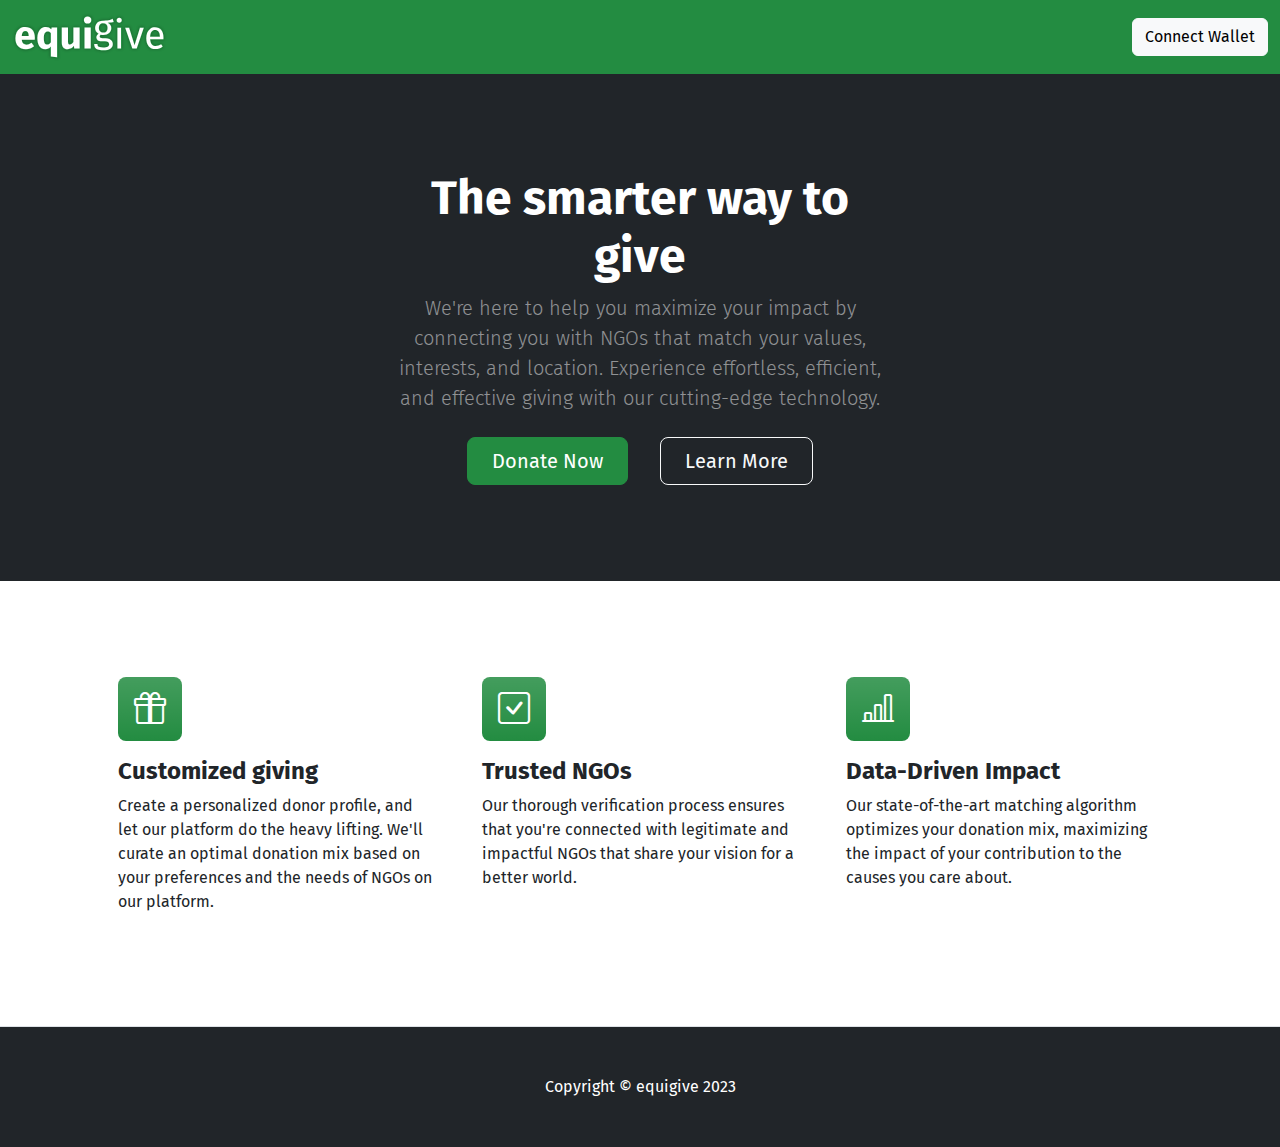
<file: equigive_app/index.html>
<!DOCTYPE html>
<html lang="en">

<head>
    <meta charset="utf-8" />
    <meta name="viewport" content="width=device-width, initial-scale=1, shrink-to-fit=no" />
    <meta name="description" content="" />
    <meta name="author" content="" />
    <title>equigive</title>
    <!-- Favicon-->
    <link rel="icon" type="image/x-icon" href="assets/favicon.ico" />
    <!-- Bootstrap icons-->
    <link href="https://cdn.jsdelivr.net/npm/bootstrap-icons@1.4.1/font/bootstrap-icons.css" rel="stylesheet" />
    <!-- Core theme CSS (includes Bootstrap)-->
    <link href="css/styles.css" rel="stylesheet" />
    <link rel="preconnect" href="https://fonts.googleapis.com">
    <link rel="preconnect" href="https://fonts.gstatic.com" crossorigin>
    <link
        href="https://fonts.googleapis.com/css2?family=Fira+Sans:ital,wght@0,400;0,600;0,900;1,400;1,600;1,900&display=swap"
        rel="stylesheet">
    <link rel="preconnect" href="https://fonts.googleapis.com">
    <link rel="preconnect" href="https://fonts.gstatic.com" crossorigin>
    <link
        href="https://fonts.googleapis.com/css2?family=Fira+Code&family=Fira+Sans:ital,wght@0,400;0,600;0,900;1,400;1,600;1,900&display=swap"
        rel="stylesheet">
    <script type="text/javascript" src="js/web3.min.js"></script>

</head>

<body>
    <!-- Responsive navbar-->
    <nav class="navbar bg-body-primary">
        <div class="container-fluid">
            <a class="navbar-brand" href="index.html"><img src="assets/logo.svg" alt="equigive" class="logo"></a>
            <div class="col-md-3 text-end">
                <button type="button" class="btn btn-light" id="btnConnect">Connect Wallet</button>
            </div>
        </div>
    </nav>

    <!-- Header-->
    <header class="bg-dark py-5">
        <div class="container px-5">
            <div class="row gx-5 justify-content-center">
                <div class="col-lg-6">
                    <div class="text-center my-5">
                        <h1 class="display-5 fw-bolder text-white mb-2">The smarter way to give</h1>
                        <p class="lead text-white-50 mb-4">We're here to help you maximize your impact by connecting you
                            with NGOs that match your values, interests, and location. Experience effortless, efficient,
                            and effective giving with our cutting-edge technology.</p>
                        <div class="d-grid gap-3 d-sm-flex justify-content-sm-center">
                            <a class="btn btn-primary btn-lg px-4 me-sm-3" href="donation_generator.html">Donate Now</a>
                            <a class="btn btn-outline-light btn-lg px-4" href="#features">Learn More</a>
                        </div>
                    </div>
                </div>
            </div>
        </div>
    </header>
    <!-- Features section-->
    <section class="py-5 border-bottom" id="features">
        <div class="container px-5 my-5">
            <div class="row gx-5">
                <div class="col-lg-4 mb-5 mb-lg-0">
                    <div class="feature bg-primary bg-gradient text-white rounded-3 mb-3"><i class="bi bi-gift"></i>
                    </div>
                    <h2 class="h4 fw-bolder">Customized giving</h2>
                    <p>Create a personalized donor profile, and let our platform do the heavy lifting. We'll curate an
                        optimal donation mix based on your preferences and the needs of NGOs on our platform.</p>
                </div>
                <div class="col-lg-4 mb-5 mb-lg-0">
                    <div class="feature bg-primary bg-gradient text-white rounded-3 mb-3"><i
                            class="bi bi-check-square"></i></div>
                    <h2 class="h4 fw-bolder">Trusted NGOs</h2>
                    <p>Our thorough verification process ensures that you're connected with legitimate and impactful
                        NGOs that share your vision for a better world.</p>
                </div>
                <div class="col-lg-4">
                    <div class="feature bg-primary bg-gradient text-white rounded-3 mb-3"><i
                            class="bi bi-bar-chart-line"></i></div>
                    <h2 class="h4 fw-bolder">Data-Driven Impact</h2>
                    <p>Our state-of-the-art matching algorithm optimizes your donation mix, maximizing the impact of
                        your contribution to the causes you care about.</p>
                </div>
            </div>
        </div>
    </section>

    <!-- Footer-->
    <footer class="py-5 bg-dark">
        <div class="container px-5">
            <p class="m-0 text-center text-white">Copyright &copy; equigive 2023</p>
        </div>
    </footer>
    <!-- Bootstrap core JS-->
    <script src="https://cdn.jsdelivr.net/npm/bootstrap@5.2.3/dist/js/bootstrap.bundle.min.js"></script>
    <!-- Core theme JS-->
    <script src="js/scripts.js"></script>
    <!-- * * * * * * * * * * * * * * * * * * * * * * * * * * * * * * * * * * * * * * * *-->
    <!-- * *                               SB Forms JS                               * *-->
    <!-- * * Activate your form at https://startbootstrap.com/solution/contact-forms * *-->
    <!-- * * * * * * * * * * * * * * * * * * * * * * * * * * * * * * * * * * * * * * * *-->
    <script src="https://cdn.startbootstrap.com/sb-forms-latest.js"></script>


    <script src="js/connection.js"></script>

</body>

</html>
</file>
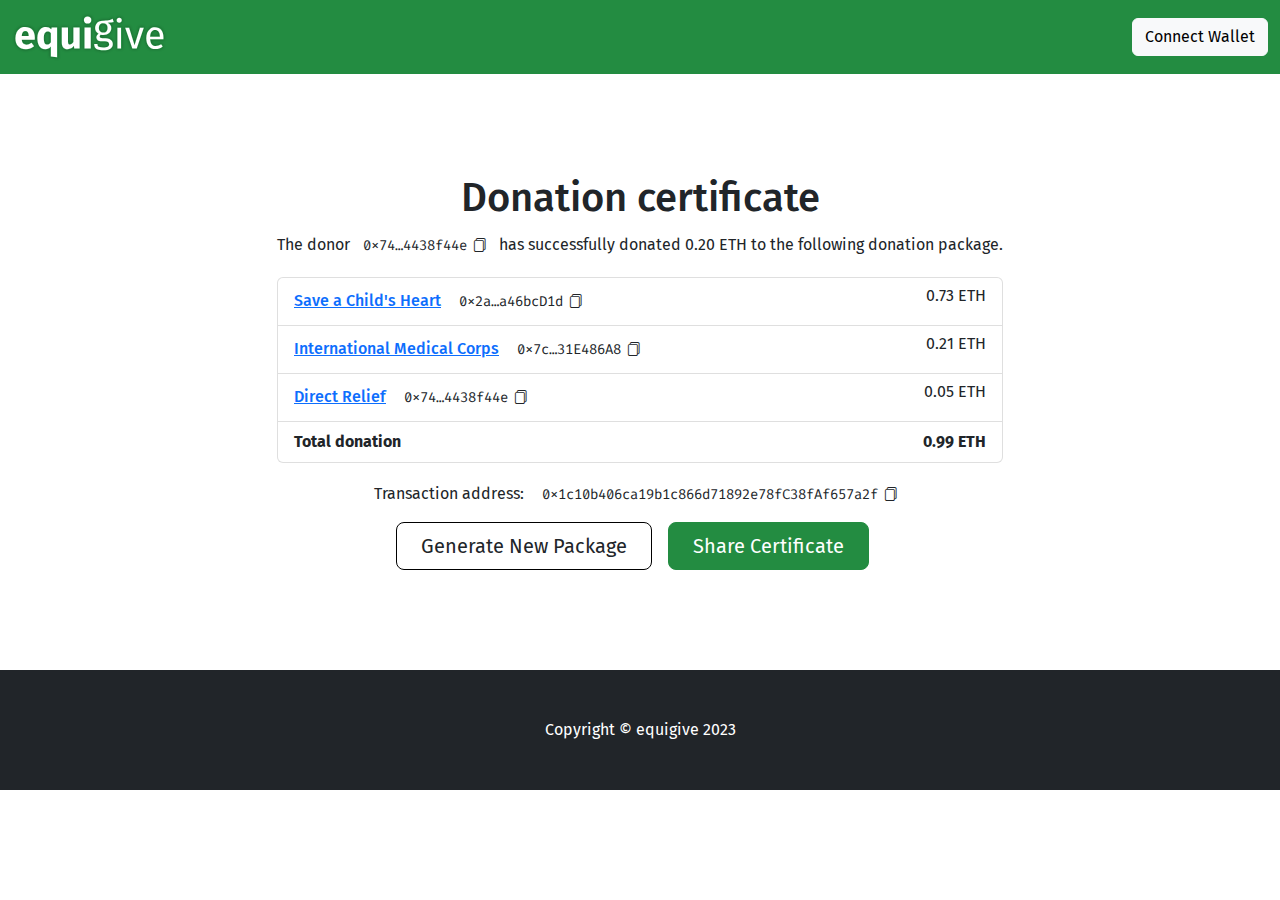
<file: equigive_app/donation.html>
<!DOCTYPE html>
<html lang="en">

<head>
  <meta charset="utf-8" />
  <meta name="viewport" content="width=device-width, initial-scale=1, shrink-to-fit=no" />
  <meta name="description" content="" />
  <meta name="author" content="" />
  <title>equigive</title>
  <!-- Favicon-->
  <link rel="icon" type="image/x-icon" href="assets/favicon.ico" />
  <!-- Bootstrap icons-->
  <link href="https://cdn.jsdelivr.net/npm/bootstrap-icons@1.4.1/font/bootstrap-icons.css" rel="stylesheet" />
  <!-- Core theme CSS (includes Bootstrap)-->
  <link href="css/styles.css" rel="stylesheet" />
  <link rel="preconnect" href="https://fonts.googleapis.com">
  <link rel="preconnect" href="https://fonts.gstatic.com" crossorigin>
  <link
    href="https://fonts.googleapis.com/css2?family=Fira+Sans:ital,wght@0,400;0,600;0,900;1,400;1,600;1,900&display=swap"
    rel="stylesheet">
  <link rel="preconnect" href="https://fonts.googleapis.com">
  <link rel="preconnect" href="https://fonts.gstatic.com" crossorigin>
  <link
    href="https://fonts.googleapis.com/css2?family=Fira+Code&family=Fira+Sans:ital,wght@0,400;0,600;0,900;1,400;1,600;1,900&display=swap"
    rel="stylesheet">

  <script type="text/javascript" src="js/web3.min.js"></script>
</head>

<body>
  <!-- Responsive navbar-->
  <nav class="navbar bg-body-primary">
    <div class="container-fluid">
      <a class="navbar-brand" href="index.html"><img src="assets/logo.svg" alt="equigive" class="logo"></a>
      <div class="col-md-3 text-end">
        <button type="button" class="btn btn-light" id="btnConnect">Connect Wallet</button>
      </div>
    </div>
  </nav>

  <div class="container text-center">
    <div class="row justify-content-md-center checkout_container">
      <h1>Donation certificate</h1>
      <div class="col-md-auto">
        <p>The donor
          <button class="btn btn-sm eth_address btn-primary-border d-inline-flex align-items-center"
            type="button">0x74…4438f44e<i class="bi bi-files icon_copy"></i></button>
          has successfully donated 0.20 ETH to the following donation package.
        </p>
        <ul class="list-group mb-3">
          <li class="list-group-item d-flex justify-content-between lh-sm">
            <div>
              <h6 class="my-0 checkout_ngo_name"><a href="ngo.html?ong_id=2">Save a Child's Heart</a></h6>
              <button class="btn btn-sm eth_address btn-primary-border d-inline-flex align-items-center"
                type="button">0x2a…a46bcD1d<i class="bi bi-files icon_copy"></i></button>
              <small class="text-body-secondary"></small>
            </div>
            <span class="text-body-secondary">0.73 ETH</span>
          </li>
          <li class="list-group-item d-flex justify-content-between lh-sm">
            <div>
              <h6 class="my-0 checkout_ngo_name"><a href="ngo.html">International Medical Corps</a></h6>
              <button class="btn btn-sm eth_address btn-primary-border d-inline-flex align-items-center"
                type="button">0x7c…31E486A8<i class="bi bi-files icon_copy"></i></button>
              <small class="text-body-secondary"></small>
            </div>
            <span class="text-body-secondary">0.21 ETH</span>
          </li>
          <li class="list-group-item d-flex justify-content-between lh-sm">
            <div>
              <h6 class="my-0 checkout_ngo_name"><a href="ngo.html">Direct Relief</a></h6>
              <button class="btn btn-sm eth_address btn-primary-border d-inline-flex align-items-center"
                type="button">0x74…4438f44e<i class="bi bi-files icon_copy"></i></button>
              <small class="text-body-secondary eth_addreess"><a href=""></a></small>
            </div>
            <span class="text-body-secondary">0.05 ETH</span>
          </li>
          <li class="list-group-item d-flex justify-content-between">
            <strong>Total donation</strong>
            <strong>0.99 ETH</strong>
          </li>
        </ul>
        <p class="checkout_ngo_name">Transaction address:</p> <button
          class="btn btn-sm eth_address btn-primary-border d-inline-flex align-items-center"
          type="button">0x1c10b406ca19b1c866d71892e78fC38fAf657a2f<i class="bi bi-files icon_copy"></i></button>
        <div class="d-grid gap-3 d-sm-flex justify-content-sm-center">
          <a class="btn btn-outline btn-lg px-4" href="donation_generator.html">Generate New Package</a>
          <a class="btn btn-primary btn-lg px-4 me-sm-3" href="#">Share Certificate</a>
        </div>
      </div>
    </div>
  </div>
  <!-- Footer-->
  <footer class="py-5 bg-dark">
    <div class="container px-5">
      <p class="m-0 text-center text-white">Copyright &copy; equigive 2023</p>
    </div>
  </footer>
  <!-- Bootstrap core JS-->
  <script src="https://cdn.jsdelivr.net/npm/bootstrap@5.2.3/dist/js/bootstrap.bundle.min.js"></script>
  <!-- Core theme JS-->
  <script src="js/scripts.js"></script>
  <!-- * * * * * * * * * * * * * * * * * * * * * * * * * * * * * * * * * * * * * * * *-->
  <!-- * *                               SB Forms JS                               * *-->
  <!-- * * Activate your form at https://startbootstrap.com/solution/contact-forms * *-->
  <!-- * * * * * * * * * * * * * * * * * * * * * * * * * * * * * * * * * * * * * * * *-->
  <script src="https://cdn.startbootstrap.com/sb-forms-latest.js"></script>
  <script src="js/connection.js"></script>
</body>

</html>
</file>
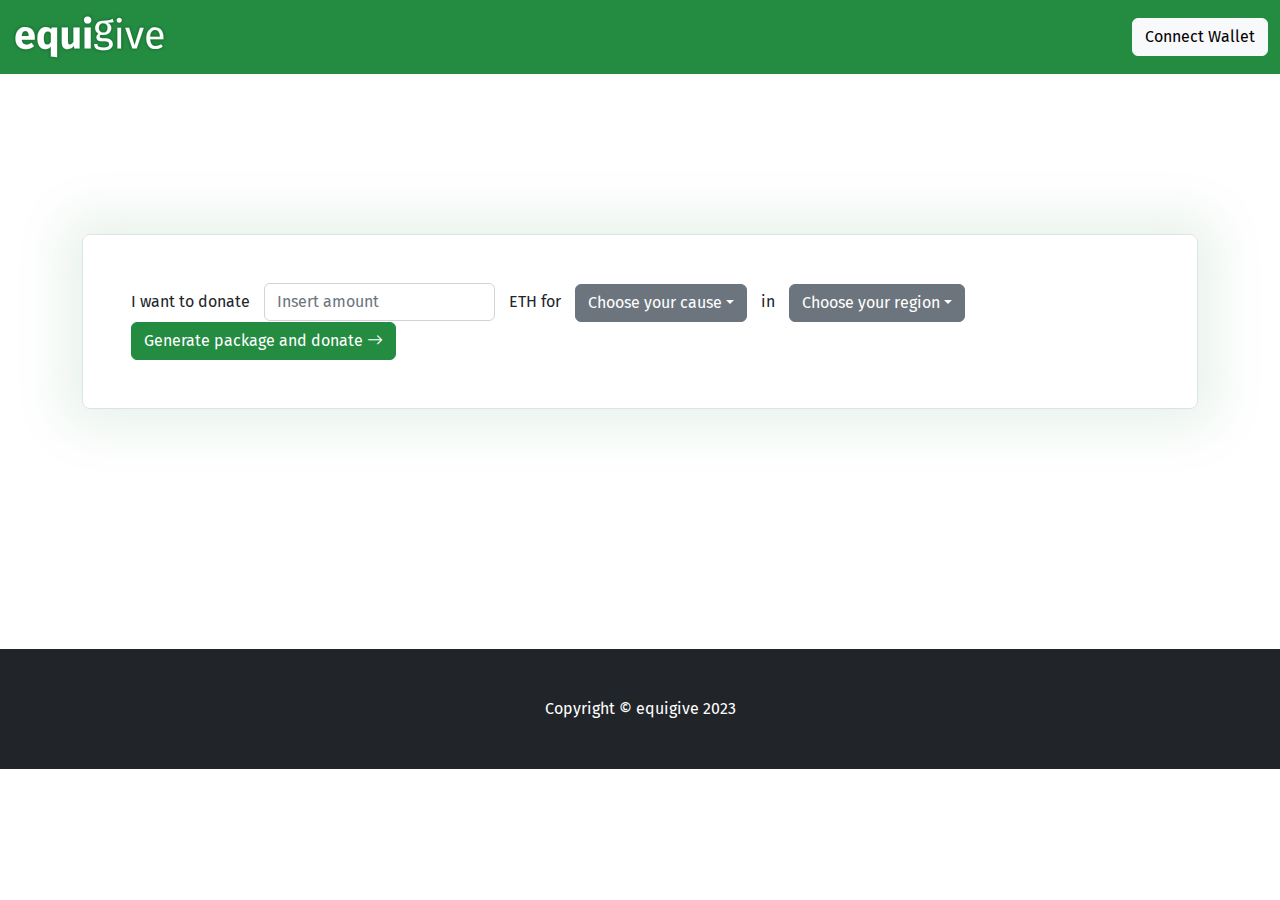
<file: equigive_app/donation_generator.html>
<!DOCTYPE html>
<html lang="en">

<head>
  <meta charset="utf-8" />
  <meta name="viewport" content="width=device-width, initial-scale=1, shrink-to-fit=no" />
  <meta name="description" content="" />
  <meta name="author" content="" />
  <title>equigive</title>
  <!-- Favicon-->
  <link rel="icon" type="image/x-icon" href="assets/favicon.ico" />
  <!-- Bootstrap icons-->
  <link href="https://cdn.jsdelivr.net/npm/bootstrap-icons@1.4.1/font/bootstrap-icons.css" rel="stylesheet" />
  <!-- Core theme CSS (includes Bootstrap)-->
  <link href="css/styles.css" rel="stylesheet" />
  <link rel="preconnect" href="https://fonts.googleapis.com">
  <link rel="preconnect" href="https://fonts.gstatic.com" crossorigin>
  <link
    href="https://fonts.googleapis.com/css2?family=Fira+Sans:ital,wght@0,400;0,600;0,900;1,400;1,600;1,900&display=swap"
    rel="stylesheet">
  <link rel="preconnect" href="https://fonts.googleapis.com">
  <link rel="preconnect" href="https://fonts.gstatic.com" crossorigin>
  <link
    href="https://fonts.googleapis.com/css2?family=Fira+Code&family=Fira+Sans:ital,wght@0,400;0,600;0,900;1,400;1,600;1,900&display=swap"
    rel="stylesheet">

  <script type="text/javascript" src="js/web3.min.js"></script>

</head>

<body>
  <!-- Responsive navbar-->
  <nav class="navbar bg-body-primary">
    <div class="container-fluid">
      <a class="navbar-brand" href="index.html"><img src="assets/logo.svg" alt="equigive" class="logo"></a>
      <div class="col-md-3 text-end">
        <button type="button" class="btn btn-light" id="btnConnect">Connect Wallet</button>
      </div>
    </div>
  </nav>

  <div class="container my-5">
    <div class="p-5 text-left bg-body-tertiary border rounded-3 donation_searchbar">
      <p class="donation_p">I want to donate</p>
      <input class="form-control" id="donation_amount" placeholder="Insert amount">
      <p class="donation_p">ETH for</p>
      <div class="dropdown dropdown_inline">
        <button class="btn btn-secondary dropdown-toggle" id="btnCategoria" type="button" data-bs-toggle="dropdown"
          aria-expanded="false">Choose your cause</button>
        <ul class="dropdown-menu" id="dropdownCategoria">
        </ul>
      </div>
      <p class="donation_p">in</p>
      <div class="dropdown dropdown_inline">
        <button class="btn btn-secondary dropdown-toggle" id="btnRegion" type="button" data-bs-toggle="dropdown"
          aria-expanded="false">Choose your region</button>
        <ul class="dropdown-menu" id="dropdownRegion">
        </ul>
      </div>
      <a class="btn btn-primary" href="donation.html" role="button" data-bs-toggle="modal"
        data-bs-target="#donor_profile">Generate package and donate <i class="bi bi-arrow-right"></i></a>
      <div class="modal fade" id="donor_profile" tabindex="-1" aria-labelledby="exampleModalLabel" aria-hidden="true">
        <div class="modal-dialog">
          <div class="modal-content">
            <div class="modal-header">
              <h1 class="modal-title fs-5" id="exampleModalLabel">Create your donor profile</h1>
              <button type="button" class="btn-close" data-bs-dismiss="modal" aria-label="Close"></button>
            </div>
            <div class="modal-body">
              <p>We have noticed this is your first donation. Congratulations! In order for us to generate your matching
                donation package, please answer these questions.</p>
              <label for="q1" class="form-label">How many collaborators should the NGO have?</label>
              <input type="range" class="form-range" min="1" max="5" step="1" id="q1">
              <div class="label_slider">
                <span>Less than 10</span>
                <span>More than 5000</span>
              </div>

              <label for="q2" class="form-label">How many years of experience do you expect the NGO to have?</label>
              <input type="range" class="form-range" min="1" max="5" step="1" id="q2">
              <div class="label_slider">
                <span>0 years</span>
                <span>Many years of experience</span>
              </div>

              <label for="q3" class="form-label">What scale of impact should the NGO have?</label>
              <input type="range" class="form-range" min="1" max="5" step="1" id="q3">
              <div class="label_slider">
                <span>Family level</span>
                <span>Regional</span>
              </div>

              <label for="q4" class="form-label">How local or international should the NGO be?</label>
              <input type="range" class="form-range" min="1" max="5" step="1" id="q4">
              <div class="label_slider">
                <span>Local</span>
                <span>International</span>
              </div>

              <label for="q5" class="form-label">How many unique donors should the NGO have anually?</label>
              <input type="range" class="form-range" min="1" max="5" step="1" id="q5">
              <div class="label_slider">
                <span>Less than 10</span>
                <span>More than 5000</span>
              </div>
            </div>
            <div class="modal-footer">
              <button type="button" class="btn btn-secondary" data-bs-dismiss="modal">Close</button>
              <button class="btn btn-primary" role="button" id="btnContinueForm">Continue</button>
            </div>
          </div>
        </div>
      </div>

    </div>
  </div>

  <!-- Footer-->
  <footer class="py-5 bg-dark">
    <div class="container px-5">
      <p class="m-0 text-center text-white">Copyright &copy; equigive 2023</p>
    </div>
  </footer>
  <!-- Bootstrap core JS-->
  <script src="https://cdn.jsdelivr.net/npm/bootstrap@5.2.3/dist/js/bootstrap.bundle.min.js"></script>
  <!-- Core theme JS-->
  <script src="js/scripts.js"></script>
  <!-- * * * * * * * * * * * * * * * * * * * * * * * * * * * * * * * * * * * * * * * *-->
  <!-- * *                               SB Forms JS                               * *-->
  <!-- * * Activate your form at https://startbootstrap.com/solution/contact-forms * *-->
  <!-- * * * * * * * * * * * * * * * * * * * * * * * * * * * * * * * * * * * * * * * *-->
  <script src="https://cdn.startbootstrap.com/sb-forms-latest.js"></script>

  <script src="js/connection.js"></script>


</body>

</html>
</file>
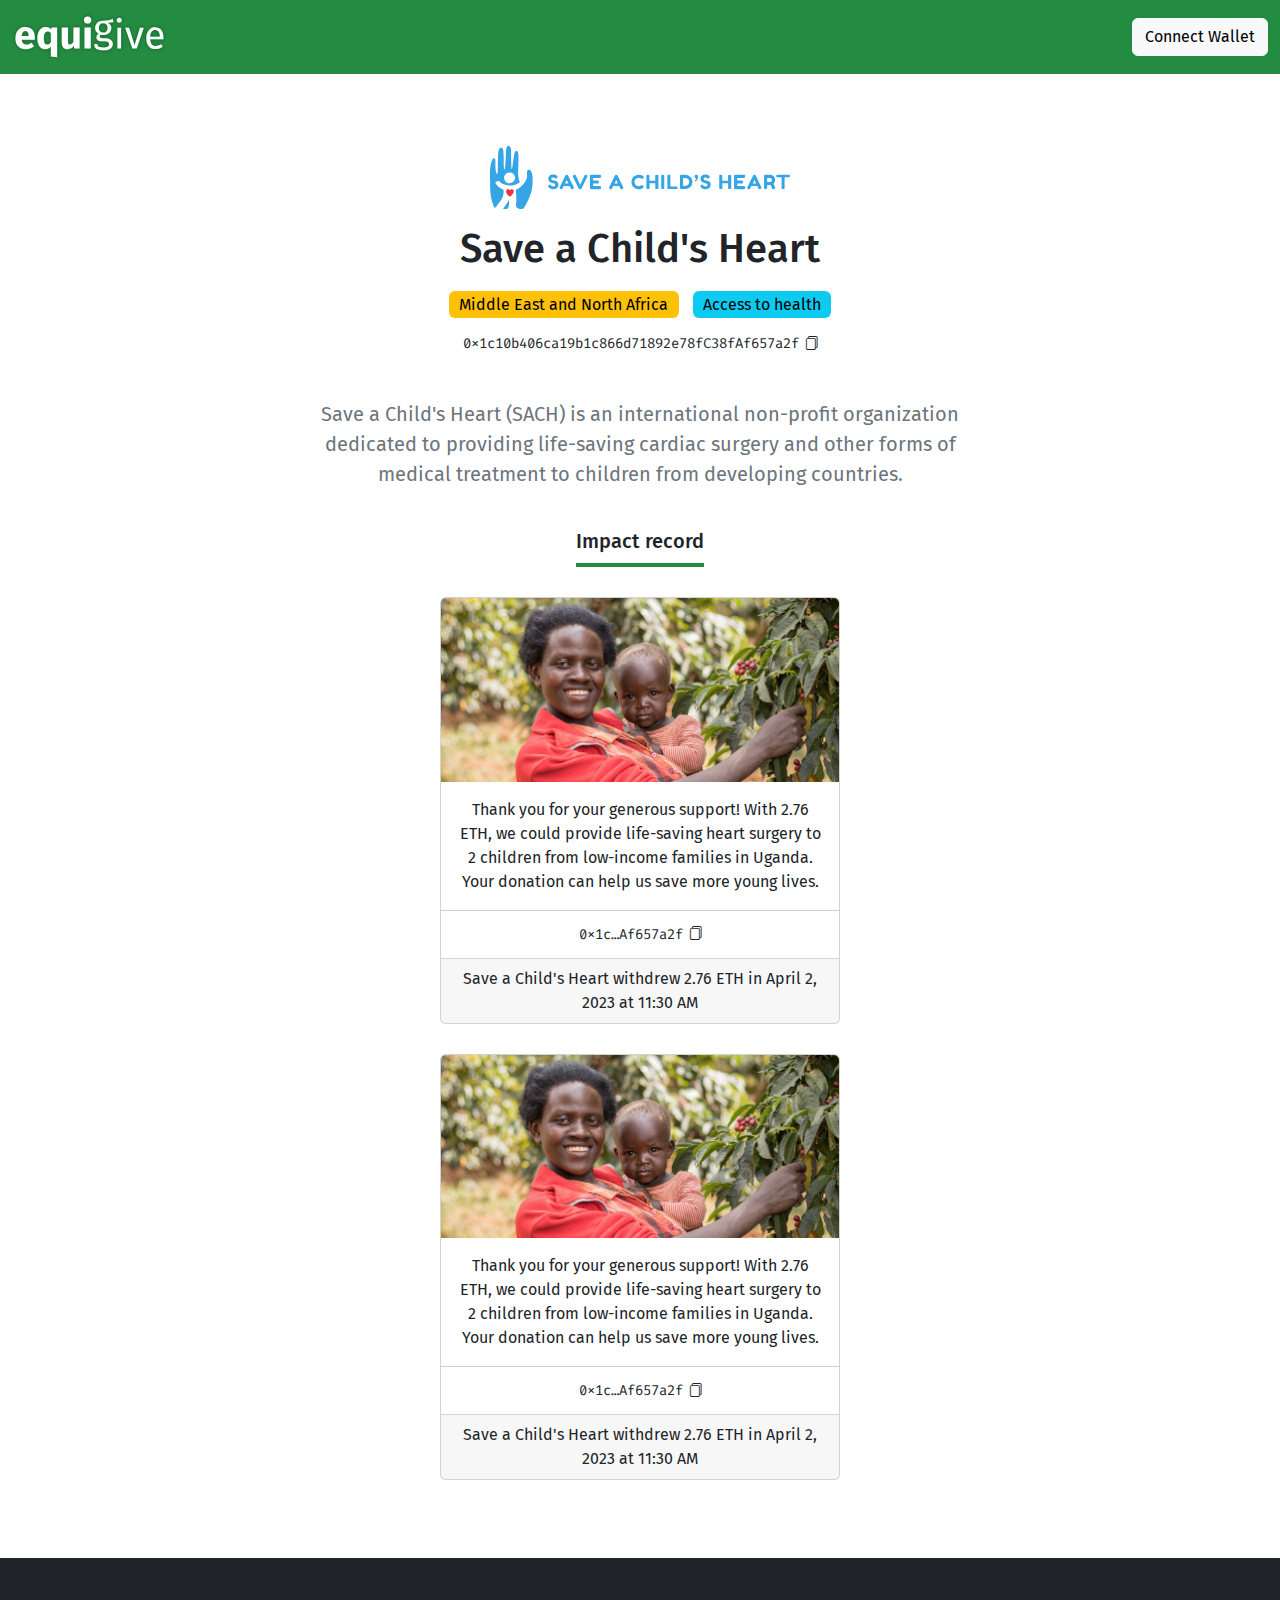
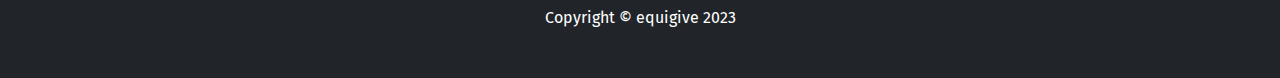
<file: equigive_app/ngo.html>
<!DOCTYPE html>
<html lang="en">

<head>
    <meta charset="utf-8" />
    <meta name="viewport" content="width=device-width, initial-scale=1, shrink-to-fit=no" />
    <meta name="description" content="" />
    <meta name="author" content="" />
    <title>equigive</title>
    <!-- Favicon-->
    <link rel="icon" type="image/x-icon" href="assets/favicon.ico" />
    <!-- Bootstrap icons-->
    <link href="https://cdn.jsdelivr.net/npm/bootstrap-icons@1.4.1/font/bootstrap-icons.css" rel="stylesheet" />
    <!-- Core theme CSS (includes Bootstrap)-->
    <link href="css/styles.css" rel="stylesheet" />
    <link rel="preconnect" href="https://fonts.googleapis.com">
    <link rel="preconnect" href="https://fonts.gstatic.com" crossorigin>
    <link
        href="https://fonts.googleapis.com/css2?family=Fira+Sans:ital,wght@0,400;0,600;0,900;1,400;1,600;1,900&display=swap"
        rel="stylesheet">
    <link rel="preconnect" href="https://fonts.googleapis.com">
    <link rel="preconnect" href="https://fonts.gstatic.com" crossorigin>
    <link
        href="https://fonts.googleapis.com/css2?family=Fira+Code&family=Fira+Sans:ital,wght@0,400;0,600;0,900;1,400;1,600;1,900&display=swap"
        rel="stylesheet">
    <script type="text/javascript" src="js/web3.min.js"></script>
</head>

<body>
    <!-- Responsive navbar-->
    <nav class="navbar bg-body-primary">
        <div class="container-fluid">
            <a class="navbar-brand" href="index.html"><img src="assets/logo.svg" alt="equigive" class="logo"></a>
            <div class="col-md-3 text-end">
                <button type="button" class="btn btn-light" id="btnConnect">Connect Wallet</button>
            </div>
        </div>
    </nav>

    <div class="container my-5 container_ngo">
        <div class="p-5 text-center bg-body-tertiary rounded-3">
            <img src="assets/sach.svg" class="ngo_logo bi mt-4 mb-3">
            <h1 class="text-body-emphasis">Save a Child's Heart</h1>
            <span class="badge text-bg-warning ngo_region">Middle East and North Africa</span>
            <span class="badge text-bg-info ngo_cause">Access to health</span>
            <br><button class="btn btn-sm eth_address btn-primary-border d-inline-flex align-items-center"
                type="button">0x1c10b406ca19b1c866d71892e78fC38fAf657a2f<i class="bi bi-files icon_copy"></i></button>
            <p class="col-lg-8 mx-auto fs-5 text-muted ngo_description">Save a Child's Heart (SACH) is an international
                non-profit organization dedicated to providing life-saving cardiac surgery and other forms of medical
                treatment to children from developing countries.</p>
            <!--<a class="btn btn-primary ngo_withdraw_button" href="#" role="button">Witdraw Funds (5 ETH) <i
                    class="bi bi-cash icon_copy"></i></a>-->
            <div class="impact_record_container">
                <h5 class="impact_record_title">Impact record</h5>
                <div class="impact_record_feed">
                    <div class="card impact_record_post">
                        <img src="assets/uganda.jpeg" class="card-img-top" alt="...">
                        <div class="card-body">
                            <div class="card-text">Thank you for your generous support! With 2.76 ETH, we could provide
                                life-saving heart surgery to 2 children from low-income families in Uganda. Your
                                donation can help us save more young lives.</div>
                        </div>
                        <ul class="list-group list-group-flush">
                            <li class="list-group-item">
                                <button
                                    class="btn btn-sm eth_address btn-primary-border d-inline-flex align-items-center"
                                    type="button">0x1c…Af657a2f<i class="bi bi-files icon_copy"></i></button>
                            </li>
                        </ul>
                        <div class="card-footer">Save a Child's Heart withdrew 2.76 ETH in April 2, 2023 at 11:30 AM
                        </div>
                    </div>
                    <div class="card impact_record_post">
                        <img src="assets/uganda.jpeg" class="card-img-top" alt="...">
                        <div class="card-body">
                            <div class="card-text">Thank you for your generous support! With 2.76 ETH, we could provide
                                life-saving heart surgery to 2 children from low-income families in Uganda. Your
                                donation can help us save more young lives.</div>
                        </div>
                        <ul class="list-group list-group-flush">
                            <li class="list-group-item">
                                <button
                                    class="btn btn-sm eth_address btn-primary-border d-inline-flex align-items-center"
                                    type="button">0x1c…Af657a2f<i class="bi bi-files icon_copy"></i></button>
                            </li>
                        </ul>
                        <div class="card-footer">Save a Child's Heart withdrew 2.76 ETH in April 2, 2023 at 11:30 AM
                        </div>
                    </div>
                </div>
            </div>
        </div>
    </div>

    <!-- Footer-->
    <footer class="py-5 bg-dark">
        <div class="container px-5">
            <p class="m-0 text-center text-white">Copyright &copy; equigive 2023</p>
        </div>
    </footer>
    <!-- Bootstrap core JS-->
    <script src="https://cdn.jsdelivr.net/npm/bootstrap@5.2.3/dist/js/bootstrap.bundle.min.js"></script>
    <!-- Core theme JS-->
    <script src="js/scripts.js"></script>
    <!-- * * * * * * * * * * * * * * * * * * * * * * * * * * * * * * * * * * * * * * * *-->
    <!-- * *                               SB Forms JS                               * *-->
    <!-- * * Activate your form at https://startbootstrap.com/solution/contact-forms * *-->
    <!-- * * * * * * * * * * * * * * * * * * * * * * * * * * * * * * * * * * * * * * * *-->
    <script src="https://cdn.startbootstrap.com/sb-forms-latest.js"></script>
    <script src="js/connection.js"></script>
</body>

</html>
</file>
